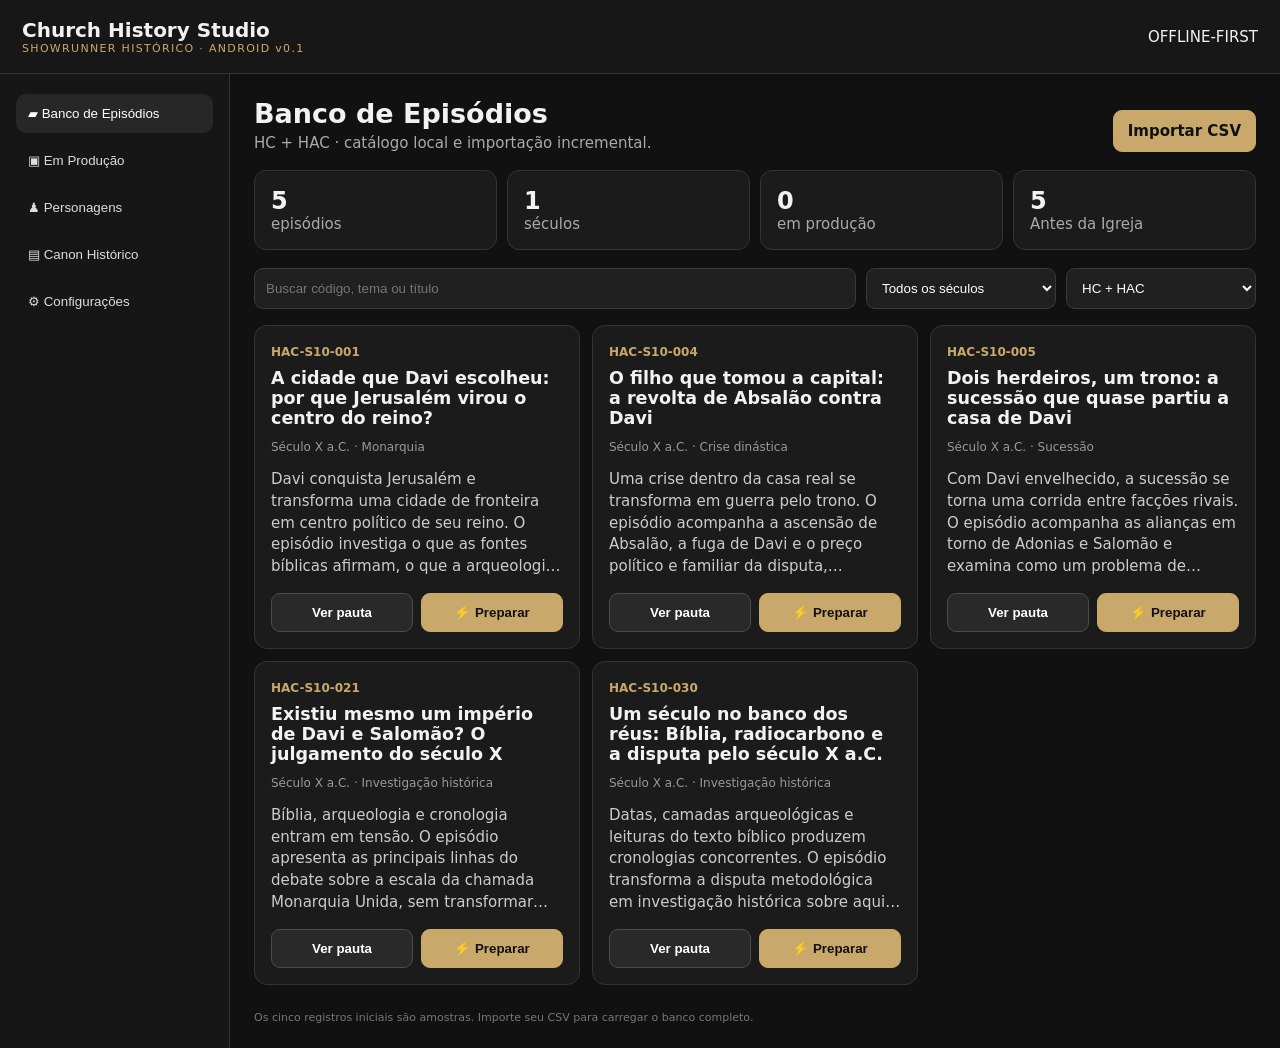
<file: chs-android-v0.1/app/src/main/assets/index.html>
<!doctype html><html lang="pt-BR"><head><meta charset="utf-8"><meta name="viewport" content="width=device-width,initial-scale=1,viewport-fit=cover"><title>Church History Studio</title><style>
:root{color-scheme:dark;--bg:#111;--panel:#1b1b1b;--panel2:#242424;--line:#343434;--gold:#c8a96b;--muted:#aaa;--text:#f2f2f2}*{box-sizing:border-box}body{margin:0;background:var(--bg);color:var(--text);font:15px system-ui,sans-serif}.top{position:sticky;top:0;z-index:5;padding:18px 22px;background:#171717;border-bottom:1px solid var(--line);display:flex;justify-content:space-between;align-items:center}.brand{font-weight:800;font-size:20px}.sub{font-size:11px;color:var(--gold);letter-spacing:.12em}.layout{display:grid;grid-template-columns:230px 1fr;min-height:calc(100vh - 68px)}aside{border-right:1px solid var(--line);padding:16px;background:#161616}.nav{width:100%;padding:12px;margin:4px 0;border:0;border-radius:10px;background:transparent;color:#ddd;text-align:left}.nav.active,.nav:hover{background:#272727;color:#fff}main{padding:24px;max-width:1400px;width:100%}.hero{display:flex;justify-content:space-between;gap:12px;align-items:end}.hero h1{margin:0;font-size:27px}.hero p{color:var(--muted);margin:5px 0 0}.btn,.filebtn{display:inline-block;border:1px solid #4b4b4b;border-radius:9px;padding:11px 14px;background:#292929;color:#fff;font-weight:700}.btn.primary,.filebtn{background:var(--gold);color:#111;border-color:var(--gold)}input[type=file]{display:none}.metrics{display:grid;grid-template-columns:repeat(4,1fr);gap:10px;margin:18px 0}.metric{background:var(--panel);border:1px solid var(--line);padding:16px;border-radius:12px}.metric b{font-size:24px;display:block}.metric span{color:var(--muted)}.filters{display:grid;grid-template-columns:1fr 190px 190px;gap:10px;margin-bottom:16px}.filters input,.filters select{background:#202020;border:1px solid #3a3a3a;color:#fff;border-radius:9px;padding:11px}.grid{display:grid;grid-template-columns:repeat(auto-fill,minmax(300px,1fr));gap:12px}.card{background:var(--panel);border:1px solid var(--line);padding:16px;border-radius:13px}.code{color:var(--gold);font-weight:800;font-size:12px}.card h3{margin:8px 0}.meta{color:#999;font-size:12px}.syn{color:#ccc;line-height:1.45;display:-webkit-box;-webkit-line-clamp:5;-webkit-box-orient:vertical;overflow:hidden}.actions{display:flex;gap:8px;margin-top:13px}.actions button{flex:1}.empty{padding:40px;border:1px dashed #444;border-radius:12px;text-align:center;color:#999}.toast{position:fixed;right:18px;bottom:18px;background:#2a2a2a;border:1px solid #555;padding:12px 16px;border-radius:10px;z-index:30}.overlay{position:fixed;inset:0;background:#000b;z-index:20;display:grid;place-items:center;padding:18px}.modal{max-width:760px;width:100%;max-height:90vh;overflow:auto;background:#1d1d1d;border:1px solid #444;border-radius:15px;padding:20px}.modal h2{margin:4px 0 14px}.row{display:grid;grid-template-columns:1fr 1fr;gap:10px}.field{background:#242424;padding:12px;border-radius:9px}.field b{display:block;color:var(--gold);font-size:12px;margin-bottom:5px}.wide{grid-column:1/-1}.acts{display:grid;grid-template-columns:repeat(2,1fr);gap:8px;margin-top:12px}.act{background:#242424;border:1px solid #333;padding:10px;border-radius:9px}.close{float:right;background:none;border:0;color:#fff;font-size:24px}.status{display:inline-block;padding:4px 8px;border-radius:999px;background:#233b2a;color:#8fdda3;font-size:11px;font-weight:800}.footer-note{color:#777;font-size:11px;margin-top:26px}@media(max-width:800px){.layout{grid-template-columns:1fr}aside{display:flex;overflow:auto;border-right:0;border-bottom:1px solid var(--line);padding:8px}.nav{min-width:max-content}.metrics{grid-template-columns:repeat(2,1fr)}.filters{grid-template-columns:1fr}.hero{align-items:start;flex-direction:column}.row,.acts{grid-template-columns:1fr}.wide{grid-column:auto}main{padding:16px}}
</style></head><body>
<header class="top"><div><div class="brand">Church History Studio</div><div class="sub">SHOWRUNNER HISTÓRICO · ANDROID v0.1</div></div><div id="topStatus">OFFLINE-FIRST</div></header>
<div class="layout"><aside><button class="nav active" data-tab="catalog">▰ Banco de Episódios</button><button class="nav" data-tab="production">▣ Em Produção</button><button class="nav" data-tab="characters">♟ Personagens</button><button class="nav" data-tab="canon">▤ Canon Histórico</button><button class="nav" data-tab="settings">⚙ Configurações</button></aside><main id="main"></main></div><div id="overlay"></div><div id="toast"></div>
<script>
const SEED=[
{code:'HAC-S10-001',century:'Século X a.C.',category:'Monarquia',theme:'Jerusalém e Davi',title:'A cidade que Davi escolheu: por que Jerusalém virou o centro do reino?',synopsis:'Davi conquista Jerusalém e transforma uma cidade de fronteira em centro político de seu reino. O episódio investiga o que as fontes bíblicas afirmam, o que a arqueologia consegue sustentar e por que a escolha de Jerusalém alterou a história de Judá.'},
{code:'HAC-S10-004',century:'Século X a.C.',category:'Crise dinástica',theme:'Revolta de Absalão',title:'O filho que tomou a capital: a revolta de Absalão contra Davi',synopsis:'Uma crise dentro da casa real se transforma em guerra pelo trono. O episódio acompanha a ascensão de Absalão, a fuga de Davi e o preço político e familiar da disputa, distinguindo o relato textual de reconstruções históricas possíveis.'},
{code:'HAC-S10-005',century:'Século X a.C.',category:'Sucessão',theme:'Adonias e Salomão',title:'Dois herdeiros, um trono: a sucessão que quase partiu a casa de Davi',synopsis:'Com Davi envelhecido, a sucessão se torna uma corrida entre facções rivais. O episódio acompanha as alianças em torno de Adonias e Salomão e examina como um problema de família tornou-se uma disputa sobre continuidade dinástica e poder.'},
{code:'HAC-S10-021',century:'Século X a.C.',category:'Investigação histórica',theme:'Monarquia Unida',title:'Existiu mesmo um império de Davi e Salomão? O julgamento do século X',synopsis:'Bíblia, arqueologia e cronologia entram em tensão. O episódio apresenta as principais linhas do debate sobre a escala da chamada Monarquia Unida, sem transformar hipótese acadêmica em certeza.'},
{code:'HAC-S10-030',century:'Século X a.C.',category:'Investigação histórica',theme:'Cronologia e arqueologia',title:'Um século no banco dos réus: Bíblia, radiocarbono e a disputa pelo século X a.C.',synopsis:'Datas, camadas arqueológicas e leituras do texto bíblico produzem cronologias concorrentes. O episódio transforma a disputa metodológica em investigação histórica sobre aquilo que realmente podemos afirmar a respeito do século X a.C.'}
];
const KEY='chs_catalog_v01', PROD='chs_production_v01';let tab='catalog',search='',century='',ns='';
let catalog=load(KEY,SEED),production=load(PROD,[]);function load(k,d){try{return JSON.parse(localStorage.getItem(k))||d}catch{return d}}function save(){localStorage.setItem(KEY,JSON.stringify(catalog));localStorage.setItem(PROD,JSON.stringify(production))}function esc(s=''){return String(s).replace(/[&<>"']/g,m=>({'&':'&amp;','<':'&lt;','>':'&gt;','"':'&quot;',"'":'&#39;'}[m]))}function flash(m){document.getElementById('toast').innerHTML=`<div class="toast">${esc(m)}</div>`;setTimeout(()=>toast.innerHTML='',3200)}
function csvLine(line){let a=[],v='',q=false;for(let i=0;i<line.length;i++){let c=line[i];if(c==='"'){if(q&&line[i+1]==='"'){v+='"';i++}else q=!q}else if(c===','&&!q){a.push(v);v=''}else v+=c}a.push(v);return a}function norm(s){return String(s||'').replace(/^\uFEFF/,'').trim().toLowerCase().normalize('NFD').replace(/[\u0300-\u036f]/g,'').replace(/\s+/g,' ')}function importCSV(text){text=String(text).replace(/^\uFEFF/,'');let lines=text.split(/\r?\n/).filter(x=>x.trim());if(lines.length<2)throw Error('CSV vazio.');let h=csvLine(lines[0]).map(norm);let ix=(...names)=>{for(let n of names){let i=h.indexOf(norm(n));if(i>=0)return i}return -1};let ci=ix('Código','Codigo','code'),ti=ix('Título','Titulo','title'),th=ix('Tema','theme'),si=ix('Sinopse','synopsis'),ce=ix('Século','Seculo'),ca=ix('Categoria');if(ci<0)throw Error('Coluna Código não encontrada.');let map=new Map(catalog.map(x=>[x.code,x])),ins=0,upd=0;for(let l of lines.slice(1)){let r=csvLine(l),code=(r[ci]||'').trim().toUpperCase();if(!/^(HC|HAC)-S\d{1,2}-\d{3}$/.test(code))continue;let old=map.get(code)||{};map.set(code,{...old,code,title:(r[ti]||r[th]||old.title||code).trim(),theme:(r[th]||old.theme||'').trim(),synopsis:(r[si]||old.synopsis||'').trim(),century:(r[ce]||old.century||'').trim(),category:(r[ca]||old.category||'').trim()});old.code?upd++:ins++}if(!ins&&!upd)throw Error('Nenhum código HC/HAC válido encontrado.');catalog=[...map.values()];save();flash(`Importação: ${ins} novos, ${upd} atualizados.`);render()}
function render(){document.querySelectorAll('.nav').forEach(b=>b.classList.toggle('active',b.dataset.tab===tab));let m=document.getElementById('main');if(tab==='catalog'){let cents=[...new Set(catalog.map(x=>x.century).filter(Boolean))].sort();let f=catalog.filter(e=>(!century||e.century===century)&&(!ns||e.code.startsWith(ns+'-'))&&(!search||(`${e.code} ${e.title} ${e.theme}`).toLowerCase().includes(search.toLowerCase())));m.innerHTML=`<section class="hero"><div><h1>Banco de Episódios</h1><p>HC + HAC · catálogo local e importação incremental.</p></div><label class="filebtn">Importar CSV<input id="csv" type="file" accept=".csv,text/csv"></label></section><section class="metrics"><div class="metric"><b>${catalog.length}</b><span>episódios</span></div><div class="metric"><b>${cents.length}</b><span>séculos</span></div><div class="metric"><b>${production.length}</b><span>em produção</span></div><div class="metric"><b>${catalog.filter(x=>x.code.startsWith('HAC-')).length}</b><span>Antes da Igreja</span></div></section><section class="filters"><input id="q" value="${esc(search)}" placeholder="Buscar código, tema ou título"><select id="cent"><option value="">Todos os séculos</option>${cents.map(c=>`<option ${c===century?'selected':''}>${esc(c)}</option>`).join('')}</select><select id="ns"><option value="">HC + HAC</option><option value="HAC" ${ns==='HAC'?'selected':''}>Antes da Igreja</option><option value="HC" ${ns==='HC'?'selected':''}>História da Igreja</option></select></section><section class="grid">${f.map(card).join('')}</section><div class="footer-note">Os cinco registros iniciais são amostras. Importe seu CSV para carregar o banco completo.</div>`;q.oninput=e=>{search=e.target.value;render()};cent.onchange=e=>{century=e.target.value;render()};document.getElementById('ns').onchange=e=>{ns=e.target.value;render()};csv.onchange=e=>{let file=e.target.files[0];if(file)file.text().then(importCSV).catch(x=>flash(x.message))}}else if(tab==='production'){m.innerHTML=`<section class="hero"><div><h1>Episódios em Produção</h1><p>Preparações salvas neste tablet.</p></div></section>${production.length?`<section class="grid">${production.map(projectCard).join('')}</section>`:'<div class="empty">Nenhum episódio preparado ainda.</div>'}`}else{let names={characters:'Personagens',canon:'Canon Histórico',settings:'Configurações'};m.innerHTML=`<div class="empty"><h2>${names[tab]}</h2><p>Reservado para o próximo marco Android. A v0.1 valida APK, navegação, catálogo, CSV e persistência.</p></div>`}}
function card(e){return `<article class="card"><span class="code">${esc(e.code)}</span><h3>${esc(e.title)}</h3><p class="meta">${esc(e.century)} · ${esc(e.category)}</p><p class="syn">${esc(e.synopsis)}</p><div class="actions"><button class="btn" onclick="detail('${e.code}')">Ver pauta</button><button class="btn primary" onclick="prepare('${e.code}')">⚡ Preparar</button></div></article>`}function projectCard(e){return `<article class="card"><span class="code">${e.code}</span> <span class="status">PREPARADO</span><h3>${esc(e.title)}</h3><p class="meta">60 min · Narrador único · 5 atos + epílogo</p><div class="acts">${e.acts.map(a=>`<div class="act"><b>${a.title}</b><br><small>${a.minutes} min</small></div>`).join('')}</div></article>`}
function detail(code){let e=catalog.find(x=>x.code===code);overlay.innerHTML=`<div class="overlay" onclick="if(event.target===this)closeModal()"><div class="modal"><button class="close" onclick="closeModal()">×</button><span class="code">${e.code}</span><h2>${esc(e.title)}</h2><div class="row"><div class="field"><b>Século</b>${esc(e.century)}</div><div class="field"><b>Categoria</b>${esc(e.category)}</div><div class="field wide"><b>Sinopse</b>${esc(e.synopsis)}</div></div><div class="actions"><button class="btn" onclick="closeModal()">Fechar</button><button class="btn primary" onclick="closeModal();prepare('${e.code}')">⚡ Preparar Episódio</button></div></div></div>`}function closeModal(){overlay.innerHTML=''}function prepare(code){let e=catalog.find(x=>x.code===code);overlay.innerHTML=`<div class="overlay"><div class="modal"><button class="close" onclick="closeModal()">×</button><span class="code">${e.code}</span><h2>Preparar episódio</h2><div class="row"><div class="field"><b>Duração</b>60 minutos</div><div class="field"><b>Voz</b>Narrador único</div><div class="field"><b>Estrutura</b>5 atos + epílogo</div><div class="field"><b>Estilo</b>Dostoievskiano histórico · 3/5</div><div class="field"><b>Abertura</b>Somente visual</div><div class="field"><b>Sensorialidade</b>Baixa</div></div><p style="color:#aaa">Na v0.1 esta preparação é estrutural e local. A IA entra em marco posterior.</p><div class="actions"><button class="btn" onclick="closeModal()">Cancelar</button><button class="btn primary" onclick="confirmPrepare('${e.code}')">Preparar localmente</button></div></div></div>`}function confirmPrepare(code){let e=catalog.find(x=>x.code===code),acts=[['ATO I — O conflito',10],['ATO II — Pressão',12],['ATO III — Crise',12],['ATO IV — Consequências',12],['ATO V — Clímax',10],['EPÍLOGO — Payoff',4]].map((x,i)=>({number:i+1,title:x[0],minutes:x[1]}));let p={code:e.code,title:e.title,createdAt:new Date().toISOString(),acts};production=[...production.filter(x=>x.code!==code),p];save();closeModal();tab='production';flash('Episódio preparado e salvo no tablet.');render()}
document.querySelectorAll('.nav').forEach(b=>b.onclick=()=>{tab=b.dataset.tab;render()});render();
</script></body></html>
</file>
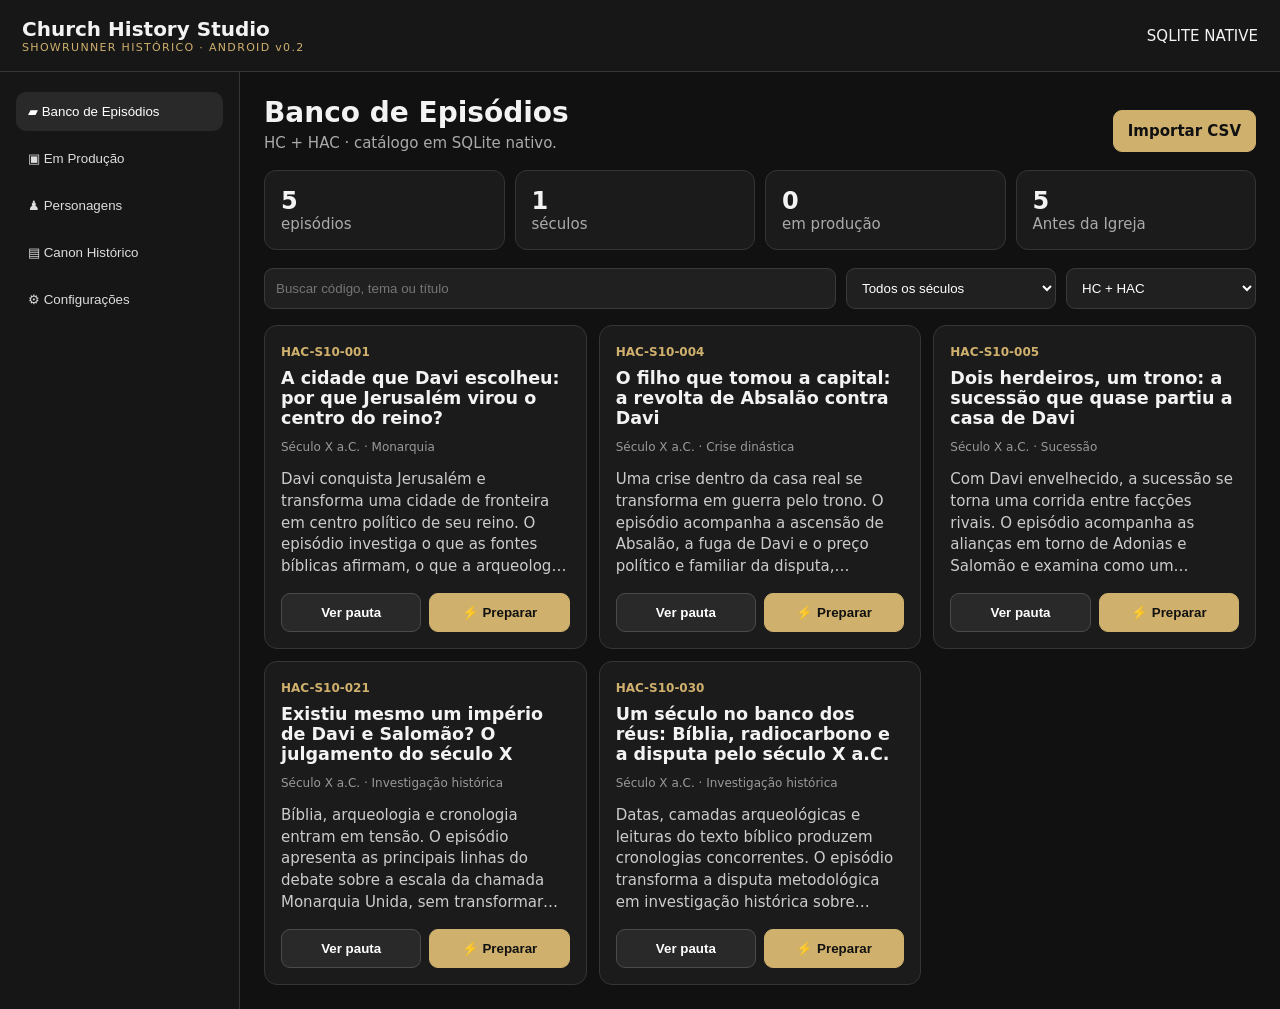
<file: chs-android-v0.1/app/src/main/assets/index_v02.html>
<!doctype html><html lang="pt-BR"><head><meta charset="utf-8"><meta name="viewport" content="width=device-width,initial-scale=1,viewport-fit=cover"><title>Church History Studio</title><style>
:root{color-scheme:dark;--bg:#111;--panel:#1b1b1b;--panel2:#242424;--line:#353535;--gold:#cfb06d;--muted:#aaa;--text:#f3f3f3;--green:#8fdda3;--red:#e48787}*{box-sizing:border-box}body{margin:0;background:var(--bg);color:var(--text);font:15px system-ui,sans-serif}.top{position:sticky;top:0;z-index:5;padding:17px 22px;background:#171717;border-bottom:1px solid var(--line);display:flex;justify-content:space-between;align-items:center}.brand{font-weight:800;font-size:20px}.sub{font-size:11px;color:var(--gold);letter-spacing:.12em}.layout{display:grid;grid-template-columns:240px 1fr;min-height:calc(100vh - 68px)}aside{border-right:1px solid var(--line);padding:16px;background:#161616}.nav{width:100%;padding:12px;margin:4px 0;border:0;border-radius:10px;background:transparent;color:#ddd;text-align:left}.nav.active,.nav:hover{background:#292929;color:#fff}main{padding:24px;max-width:1500px;width:100%}.hero{display:flex;justify-content:space-between;gap:12px;align-items:end}.hero h1{margin:0;font-size:28px}.hero p{color:var(--muted);margin:5px 0 0}.btn,.filebtn{display:inline-block;border:1px solid #4b4b4b;border-radius:9px;padding:11px 14px;background:#292929;color:#fff;font-weight:700}.btn.primary,.filebtn{background:var(--gold);color:#111;border-color:var(--gold)}.btn.danger{border-color:#693b3b;color:#efb0b0}input[type=file]{display:none}.metrics{display:grid;grid-template-columns:repeat(4,1fr);gap:10px;margin:18px 0}.metric{background:var(--panel);border:1px solid var(--line);padding:16px;border-radius:12px}.metric b{font-size:24px;display:block}.metric span{color:var(--muted)}.filters{display:grid;grid-template-columns:1fr 210px 190px;gap:10px;margin-bottom:16px}.filters input,.filters select,.form input,.form select,.form textarea{background:#202020;border:1px solid #3a3a3a;color:#fff;border-radius:9px;padding:11px;width:100%}.grid{display:grid;grid-template-columns:repeat(auto-fill,minmax(320px,1fr));gap:12px}.card{background:var(--panel);border:1px solid var(--line);padding:16px;border-radius:13px}.code{color:var(--gold);font-weight:800;font-size:12px}.card h3{margin:8px 0}.meta{color:#999;font-size:12px}.syn{color:#ccc;line-height:1.45;display:-webkit-box;-webkit-line-clamp:5;-webkit-box-orient:vertical;overflow:hidden}.actions{display:flex;gap:8px;margin-top:13px}.actions button{flex:1}.empty{padding:40px;border:1px dashed #444;border-radius:12px;text-align:center;color:#999}.toast{position:fixed;right:18px;bottom:18px;background:#2a2a2a;border:1px solid #555;padding:12px 16px;border-radius:10px;z-index:30;max-width:420px}.overlay{position:fixed;inset:0;background:#000b;z-index:20;display:grid;place-items:center;padding:18px}.modal{max-width:780px;width:100%;max-height:90vh;overflow:auto;background:#1d1d1d;border:1px solid #444;border-radius:15px;padding:20px}.modal h2{margin:4px 0 14px}.row{display:grid;grid-template-columns:1fr 1fr;gap:10px}.field{background:#242424;padding:12px;border-radius:9px}.field b,.label{display:block;color:var(--gold);font-size:12px;margin-bottom:5px}.wide{grid-column:1/-1}.acts{display:grid;grid-template-columns:repeat(2,1fr);gap:8px;margin-top:12px}.act{background:#242424;border:1px solid #333;padding:10px;border-radius:9px}.close{float:right;background:none;border:0;color:#fff;font-size:24px}.status{display:inline-block;padding:4px 8px;border-radius:999px;background:#233b2a;color:var(--green);font-size:11px;font-weight:800}.pill{display:inline-block;padding:4px 8px;border-radius:999px;background:#303030;color:#ccc;font-size:11px;margin-right:4px}.toolbar{display:flex;gap:8px;flex-wrap:wrap}.form{display:grid;grid-template-columns:1fr 1fr;gap:10px}.form .full{grid-column:1/-1}.form textarea{min-height:100px;resize:vertical}.setting{background:var(--panel);border:1px solid var(--line);border-radius:12px;padding:16px;margin:12px 0}.setting h3{margin-top:0}.ok{color:var(--green)}.warning{color:#e5c77d}.footer-note{color:#777;font-size:11px;margin-top:26px}@media(max-width:820px){.layout{grid-template-columns:1fr}aside{display:flex;overflow:auto;border-right:0;border-bottom:1px solid var(--line);padding:8px}.nav{min-width:max-content}.metrics{grid-template-columns:repeat(2,1fr)}.filters{grid-template-columns:1fr}.hero{align-items:start;flex-direction:column}.row,.acts,.form{grid-template-columns:1fr}.wide,.form .full{grid-column:auto}main{padding:16px}}
</style></head><body>
<header class="top"><div><div class="brand">Church History Studio</div><div class="sub">SHOWRUNNER HISTÓRICO · ANDROID v0.2</div></div><div id="topStatus">SQLITE NATIVE</div></header>
<div class="layout"><aside><button class="nav active" data-tab="catalog">▰ Banco de Episódios</button><button class="nav" data-tab="production">▣ Em Produção</button><button class="nav" data-tab="characters">♟ Personagens</button><button class="nav" data-tab="canon">▤ Canon Histórico</button><button class="nav" data-tab="settings">⚙ Configurações</button></aside><main id="main"></main></div><div id="overlay"></div><div id="toast"></div>
<script>
const SEED=[
{code:'HAC-S10-001',century:'Século X a.C.',category:'Monarquia',theme:'Jerusalém e Davi',title:'A cidade que Davi escolheu: por que Jerusalém virou o centro do reino?',synopsis:'Davi conquista Jerusalém e transforma uma cidade de fronteira em centro político de seu reino. O episódio investiga o que as fontes bíblicas afirmam, o que a arqueologia consegue sustentar e por que a escolha de Jerusalém alterou a história de Judá.'},
{code:'HAC-S10-004',century:'Século X a.C.',category:'Crise dinástica',theme:'Revolta de Absalão',title:'O filho que tomou a capital: a revolta de Absalão contra Davi',synopsis:'Uma crise dentro da casa real se transforma em guerra pelo trono. O episódio acompanha a ascensão de Absalão, a fuga de Davi e o preço político e familiar da disputa, distinguindo o relato textual de reconstruções históricas possíveis.'},
{code:'HAC-S10-005',century:'Século X a.C.',category:'Sucessão',theme:'Adonias e Salomão',title:'Dois herdeiros, um trono: a sucessão que quase partiu a casa de Davi',synopsis:'Com Davi envelhecido, a sucessão se torna uma corrida entre facções rivais. O episódio acompanha as alianças em torno de Adonias e Salomão e examina como um problema de família tornou-se uma disputa sobre continuidade dinástica e poder.'},
{code:'HAC-S10-021',century:'Século X a.C.',category:'Investigação histórica',theme:'Monarquia Unida',title:'Existiu mesmo um império de Davi e Salomão? O julgamento do século X',synopsis:'Bíblia, arqueologia e cronologia entram em tensão. O episódio apresenta as principais linhas do debate sobre a escala da chamada Monarquia Unida, sem transformar hipótese acadêmica em certeza.'},
{code:'HAC-S10-030',century:'Século X a.C.',category:'Investigação histórica',theme:'Cronologia e arqueologia',title:'Um século no banco dos réus: Bíblia, radiocarbono e a disputa pelo século X a.C.',synopsis:'Datas, camadas arqueológicas e leituras do texto bíblico produzem cronologias concorrentes. O episódio transforma a disputa metodológica em investigação histórica sobre aquilo que realmente podemos afirmar a respeito do século X a.C.'}
];
const KEYS={catalog:'catalog',production:'production',characters:'characters',canon:'canon'};let tab='catalog',search='',century='',ns='';
function nativeGet(k){try{return window.NativeStore&&NativeStore.get(k)}catch{return null}}function load(k,d){try{let raw=nativeGet(k);if(raw)return JSON.parse(raw);let old=localStorage.getItem('chs_'+k+'_v02');return old?JSON.parse(old):d}catch{return d}}function put(k,v){let raw=JSON.stringify(v);try{if(window.NativeStore)NativeStore.set(k,raw)}catch{}try{localStorage.setItem('chs_'+k+'_v02',raw)}catch{}}function persist(){put(KEYS.catalog,catalog);put(KEYS.production,production);put(KEYS.characters,characters);put(KEYS.canon,canon)}
let catalog=load(KEYS.catalog,SEED),production=load(KEYS.production,[]),characters=load(KEYS.characters,[]),canon=load(KEYS.canon,[]);
function esc(s=''){return String(s).replace(/[&<>"']/g,m=>({'&':'&amp;','<':'&lt;','>':'&gt;','"':'&quot;',"'":'&#39;'}[m]))}function flash(m){document.getElementById('toast').innerHTML=`<div class="toast">${esc(m)}</div>`;setTimeout(()=>document.getElementById('toast').innerHTML='',3600)}function id(){return Date.now().toString(36)+Math.random().toString(36).slice(2,7)}
function csvLine(line){let a=[],v='',q=false;for(let i=0;i<line.length;i++){let c=line[i];if(c==='"'){if(q&&line[i+1]==='"'){v+='"';i++}else q=!q}else if(c===','&&!q){a.push(v);v=''}else v+=c}a.push(v);return a}function norm(s){return String(s||'').replace(/^\uFEFF/,'').trim().toLowerCase().normalize('NFD').replace(/[\u0300-\u036f]/g,'').replace(/\s+/g,' ')}
function importCSV(text){text=String(text).replace(/^\uFEFF/,'');let lines=text.split(/\r?\n/).filter(x=>x.trim());if(lines.length<2)throw Error('CSV vazio.');let h=csvLine(lines[0]).map(norm);let ix=(...names)=>{for(let n of names){let i=h.indexOf(norm(n));if(i>=0)return i}return -1};let ci=ix('Código','Codigo','code'),ti=ix('Título','Titulo','title'),th=ix('Tema','theme'),si=ix('Sinopse','synopsis'),ce=ix('Século','Seculo'),ca=ix('Categoria');if(ci<0)throw Error('Coluna Código não encontrada.');let map=new Map(catalog.map(x=>[x.code,x])),ins=0,upd=0;for(let l of lines.slice(1)){let r=csvLine(l),code=(r[ci]||'').trim().toUpperCase();if(!/^(HC|HAC)-S\d{1,2}-\d{3}$/.test(code))continue;let old=map.get(code)||{};map.set(code,{...old,code,title:(r[ti]||r[th]||old.title||code).trim(),theme:(r[th]||old.theme||'').trim(),synopsis:(r[si]||old.synopsis||'').trim(),century:(r[ce]||old.century||'').trim(),category:(r[ca]||old.category||'').trim()});old.code?upd++:ins++}if(!ins&&!upd)throw Error('Nenhum código HC/HAC válido encontrado.');catalog=[...map.values()];persist();flash(`Importação: ${ins} novos, ${upd} atualizados.`);render()}
function render(){document.querySelectorAll('.nav').forEach(b=>b.classList.toggle('active',b.dataset.tab===tab));let m=document.getElementById('main');if(tab==='catalog')renderCatalog(m);else if(tab==='production')renderProduction(m);else if(tab==='characters')renderCharacters(m);else if(tab==='canon')renderCanon(m);else renderSettings(m)}
function renderCatalog(m){let cents=[...new Set(catalog.map(x=>x.century).filter(Boolean))].sort();let f=catalog.filter(e=>(!century||e.century===century)&&(!ns||e.code.startsWith(ns+'-'))&&(!search||(`${e.code} ${e.title} ${e.theme}`).toLowerCase().includes(search.toLowerCase())));m.innerHTML=`<section class="hero"><div><h1>Banco de Episódios</h1><p>HC + HAC · catálogo em SQLite nativo.</p></div><label class="filebtn">Importar CSV<input id="csv" type="file" accept=".csv,text/csv"></label></section><section class="metrics"><div class="metric"><b>${catalog.length}</b><span>episódios</span></div><div class="metric"><b>${cents.length}</b><span>séculos</span></div><div class="metric"><b>${production.length}</b><span>em produção</span></div><div class="metric"><b>${catalog.filter(x=>x.code.startsWith('HAC-')).length}</b><span>Antes da Igreja</span></div></section><section class="filters"><input id="q" value="${esc(search)}" placeholder="Buscar código, tema ou título"><select id="cent"><option value="">Todos os séculos</option>${cents.map(c=>`<option ${c===century?'selected':''}>${esc(c)}</option>`).join('')}</select><select id="ns"><option value="">HC + HAC</option><option value="HAC" ${ns==='HAC'?'selected':''}>Antes da Igreja</option><option value="HC" ${ns==='HC'?'selected':''}>História da Igreja</option></select></section><section class="grid">${f.map(card).join('')}</section>`;q.oninput=e=>{search=e.target.value;render()};cent.onchange=e=>{century=e.target.value;render()};document.getElementById('ns').onchange=e=>{ns=e.target.value;render()};}
function card(e){return `<article class="card"><span class="code">${esc(e.code)}</span><h3>${esc(e.title)}</h3><p class="meta">${esc(e.century)} · ${esc(e.category)}</p><p class="syn">${esc(e.synopsis)}</p><div class="actions"><button class="btn" onclick="detail('${e.code}')">Ver pauta</button><button class="btn primary" onclick="prepare('${e.code}')">⚡ Preparar</button></div></article>`}
function detail(code){let e=catalog.find(x=>x.code===code);overlay.innerHTML=`<div class="overlay" onclick="if(event.target===this)closeModal()"><div class="modal"><button class="close" onclick="closeModal()">×</button><span class="code">${e.code}</span><h2>${esc(e.title)}</h2><div class="row"><div class="field"><b>Século</b>${esc(e.century)}</div><div class="field"><b>Categoria</b>${esc(e.category)}</div><div class="field wide"><b>Sinopse</b>${esc(e.synopsis)}</div></div><div class="actions"><button class="btn" onclick="closeModal()">Fechar</button><button class="btn primary" onclick="closeModal();prepare('${e.code}')">⚡ Preparar Episódio</button></div></div></div>`}
function prepare(code){let e=catalog.find(x=>x.code===code),p={code:e.code,title:e.title,createdAt:new Date().toISOString(),acts:[{title:'ATO I — O conflito',minutes:10},{title:'ATO II — Pressão',minutes:12},{title:'ATO III — Crise',minutes:12},{title:'ATO IV — Consequências',minutes:12},{title:'ATO V — Clímax',minutes:10},{title:'EPÍLOGO — Payoff',minutes:4}]};let i=production.findIndex(x=>x.code===code);i>=0?production[i]=p:production.push(p);persist();flash('Episódio preparado e salvo no SQLite.');tab='production';render()}
function renderProduction(m){m.innerHTML=`<section class="hero"><div><h1>Episódios em Produção</h1><p>Preparações persistidas no banco nativo.</p></div></section>${production.length?`<section class="grid">${production.map(projectCard).join('')}</section>`:'<div class="empty">Nenhum episódio preparado ainda.</div>'}`}
function projectCard(e){return `<article class="card"><span class="code">${e.code}</span> <span class="status">PREPARADO</span><h3>${esc(e.title)}</h3><p class="meta">60 min · Narrador único · 5 atos + epílogo</p><div class="acts">${e.acts.map(a=>`<div class="act"><b>${a.title}</b><br><small>${a.minutes} min</small></div>`).join('')}</div></article>`}
function renderCharacters(m){m.innerHTML=`<section class="hero"><div><h1>Personagens</h1><p>Universo compartilhado entre episódios.</p></div><button class="btn primary" onclick="editCharacter()">+ Novo personagem</button></section><section class="metrics"><div class="metric"><b>${characters.length}</b><span>personagens</span></div><div class="metric"><b>${characters.filter(x=>x.type==='Histórico').length}</b><span>históricos</span></div><div class="metric"><b>${characters.filter(x=>x.type==='Composto').length}</b><span>compostos</span></div><div class="metric"><b>${characters.filter(x=>x.type==='Ficcional').length}</b><span>ficcionais</span></div></section>${characters.length?`<section class="grid">${characters.map(charCard).join('')}</section>`:'<div class="empty">Nenhum personagem cadastrado. Cadastre personagens históricos, compostos ou ficcionais com distinção explícita.</div>'}`}
function charCard(c){return `<article class="card"><span class="code">${esc(c.type)}</span><h3>${esc(c.name)}</h3><p class="meta">${esc(c.period||'Período não informado')}</p><p>${esc(c.description||'')}</p>${c.aliases?`<span class="pill">Aliases: ${esc(c.aliases)}</span>`:''}<div class="actions"><button class="btn" onclick="editCharacter('${c.id}')">Editar</button><button class="btn danger" onclick="deleteCharacter('${c.id}')">Excluir</button></div></article>`}
function editCharacter(cid=''){let c=characters.find(x=>x.id===cid)||{id:'',name:'',type:'Histórico',period:'',aliases:'',description:'',notes:''};overlay.innerHTML=`<div class="overlay"><div class="modal"><button class="close" onclick="closeModal()">×</button><h2>${cid?'Editar':'Novo'} personagem</h2><div class="form"><label><span class="label">Nome</span><input id="f_name" value="${esc(c.name)}"></label><label><span class="label">Tipo</span><select id="f_type"><option ${c.type==='Histórico'?'selected':''}>Histórico</option><option ${c.type==='Composto'?'selected':''}>Composto</option><option ${c.type==='Ficcional'?'selected':''}>Ficcional</option></select></label><label><span class="label">Período / estado</span><input id="f_period" value="${esc(c.period)}" placeholder="Ex.: Jerusalém, c. 1000 a.C."></label><label><span class="label">Aliases</span><input id="f_aliases" value="${esc(c.aliases)}"></label><label class="full"><span class="label">Descrição histórica/visual</span><textarea id="f_desc">${esc(c.description)}</textarea></label><label class="full"><span class="label">Notas de rigor/continuidade</span><textarea id="f_notes">${esc(c.notes)}</textarea></label></div><div class="actions"><button class="btn" onclick="closeModal()">Cancelar</button><button class="btn primary" onclick="saveCharacter('${cid}')">Salvar</button></div></div></div>`}
function saveCharacter(cid){let obj={id:cid||id(),name:f_name.value.trim(),type:f_type.value,period:f_period.value.trim(),aliases:f_aliases.value.trim(),description:f_desc.value.trim(),notes:f_notes.value.trim()};if(!obj.name)return flash('Informe o nome.');let i=characters.findIndex(x=>x.id===cid);i>=0?characters[i]=obj:characters.push(obj);persist();closeModal();render();flash('Personagem salvo no SQLite.')}function deleteCharacter(cid){if(!confirm('Excluir este personagem?'))return;characters=characters.filter(x=>x.id!==cid);persist();render()}
function renderCanon(m){m.innerHTML=`<section class="hero"><div><h1>Canon Histórico</h1><p>Lugares, instituições, documentos, eventos, práticas e conceitos reutilizáveis.</p></div><button class="btn primary" onclick="editCanon()">+ Novo item de Canon</button></section><section class="metrics"><div class="metric"><b>${canon.length}</b><span>itens</span></div><div class="metric"><b>${canon.filter(x=>x.verification==='VERIFIED').length}</b><span>verificados</span></div><div class="metric"><b>${canon.filter(x=>x.verification==='PENDING').length}</b><span>pendentes</span></div><div class="metric"><b>${canon.filter(x=>x.verification==='CONFLICTING').length}</b><span>conflitantes</span></div></section>${canon.length?`<section class="grid">${canon.map(canonCard).join('')}</section>`:'<div class="empty">Nenhum item de Canon cadastrado.</div>'}`}
function canonCard(c){return `<article class="card"><span class="code">${esc(c.kind)}</span> <span class="pill">${esc(c.verification)}</span><h3>${esc(c.title)}</h3><p class="meta">${esc(c.period||'Período não informado')}</p><p>${esc(c.description||'')}</p><div class="actions"><button class="btn" onclick="editCanon('${c.id}')">Editar</button><button class="btn danger" onclick="deleteCanon('${c.id}')">Excluir</button></div></article>`}
function editCanon(cid=''){let c=canon.find(x=>x.id===cid)||{id:'',title:'',kind:'Lugar',period:'',verification:'PENDING',description:'',notes:''};overlay.innerHTML=`<div class="overlay"><div class="modal"><button class="close" onclick="closeModal()">×</button><h2>${cid?'Editar':'Novo'} item de Canon</h2><div class="form"><label><span class="label">Título</span><input id="c_title" value="${esc(c.title)}"></label><label><span class="label">Tipo</span><select id="c_kind">${['Lugar','Instituição','Documento','Evento','Prática','Conceito'].map(x=>`<option ${c.kind===x?'selected':''}>${x}</option>`).join('')}</select></label><label><span class="label">Período</span><input id="c_period" value="${esc(c.period)}"></label><label><span class="label">Verificação</span><select id="c_ver"><option ${c.verification==='PENDING'?'selected':''}>PENDING</option><option ${c.verification==='VERIFIED'?'selected':''}>VERIFIED</option><option ${c.verification==='CONFLICTING'?'selected':''}>CONFLICTING</option></select></label><label class="full"><span class="label">Descrição</span><textarea id="c_desc">${esc(c.description)}</textarea></label><label class="full"><span class="label">Fontes / notas de rigor</span><textarea id="c_notes">${esc(c.notes)}</textarea></label></div><div class="actions"><button class="btn" onclick="closeModal()">Cancelar</button><button class="btn primary" onclick="saveCanon('${cid}')">Salvar</button></div></div></div>`}
function saveCanon(cid){let obj={id:cid||id(),title:c_title.value.trim(),kind:c_kind.value,period:c_period.value.trim(),verification:c_ver.value,description:c_desc.value.trim(),notes:c_notes.value.trim()};if(!obj.title)return flash('Informe o título.');let i=canon.findIndex(x=>x.id===cid);i>=0?canon[i]=obj:canon.push(obj);persist();closeModal();render();flash('Canon salvo no SQLite.')}function deleteCanon(cid){if(!confirm('Excluir este item de Canon?'))return;canon=canon.filter(x=>x.id!==cid);persist();render()}
function renderSettings(m){let engine='Armazenamento local';try{if(window.NativeStore)engine=NativeStore.storageEngine()}catch{}m.innerHTML=`<section class="hero"><div><h1>Configurações</h1><p>Persistência e segurança do projeto.</p></div></section><div class="setting"><h3>Banco de dados</h3><p class="ok">● ${esc(engine)}</p><p>Catálogo, produção, personagens e Canon são gravados no banco interno do aplicativo.</p></div><div class="setting"><h3>Backup portátil</h3><p>Exporte tudo para um arquivo JSON em Downloads. Esse arquivo pode ser restaurado depois de instalar outra versão do APK.</p><div class="toolbar"><button class="btn primary" onclick="exportBackup()">Exportar backup</button><button class="btn" onclick="importBackup()">Restaurar backup</button></div></div><div class="setting"><h3>Estado atual</h3><p>${catalog.length} episódios · ${production.length} em produção · ${characters.length} personagens · ${canon.length} itens de Canon.</p></div>`}
function exportBackup(){let pack={format:'CHS_BACKUP',version:2,exportedAt:new Date().toISOString(),catalog,production,characters,canon};try{if(window.NativeStore)NativeStore.exportBackup(JSON.stringify(pack));else throw Error('ponte Android indisponível')}catch(e){flash('Não foi possível exportar: '+e.message)}}function importBackup(){if(!confirm('Restaurar um backup substituirá os dados atuais. Continuar?'))return;try{NativeStore.importBackup()}catch(e){flash('Ponte Android indisponível.')}}function restoreBackupFromNative(text){let p=JSON.parse(text);if(p.format!=='CHS_BACKUP')throw Error('formato CHS_BACKUP não encontrado');if(!Array.isArray(p.catalog)||!Array.isArray(p.production)||!Array.isArray(p.characters)||!Array.isArray(p.canon))throw Error('estrutura incompleta');catalog=p.catalog;production=p.production;characters=p.characters;canon=p.canon;persist();render();flash('Backup restaurado com sucesso.')}
function closeModal(){overlay.innerHTML=''}document.querySelectorAll('.nav').forEach(b=>b.onclick=()=>{tab=b.dataset.tab;render()});persist();render();
</script></body></html>
</file>
